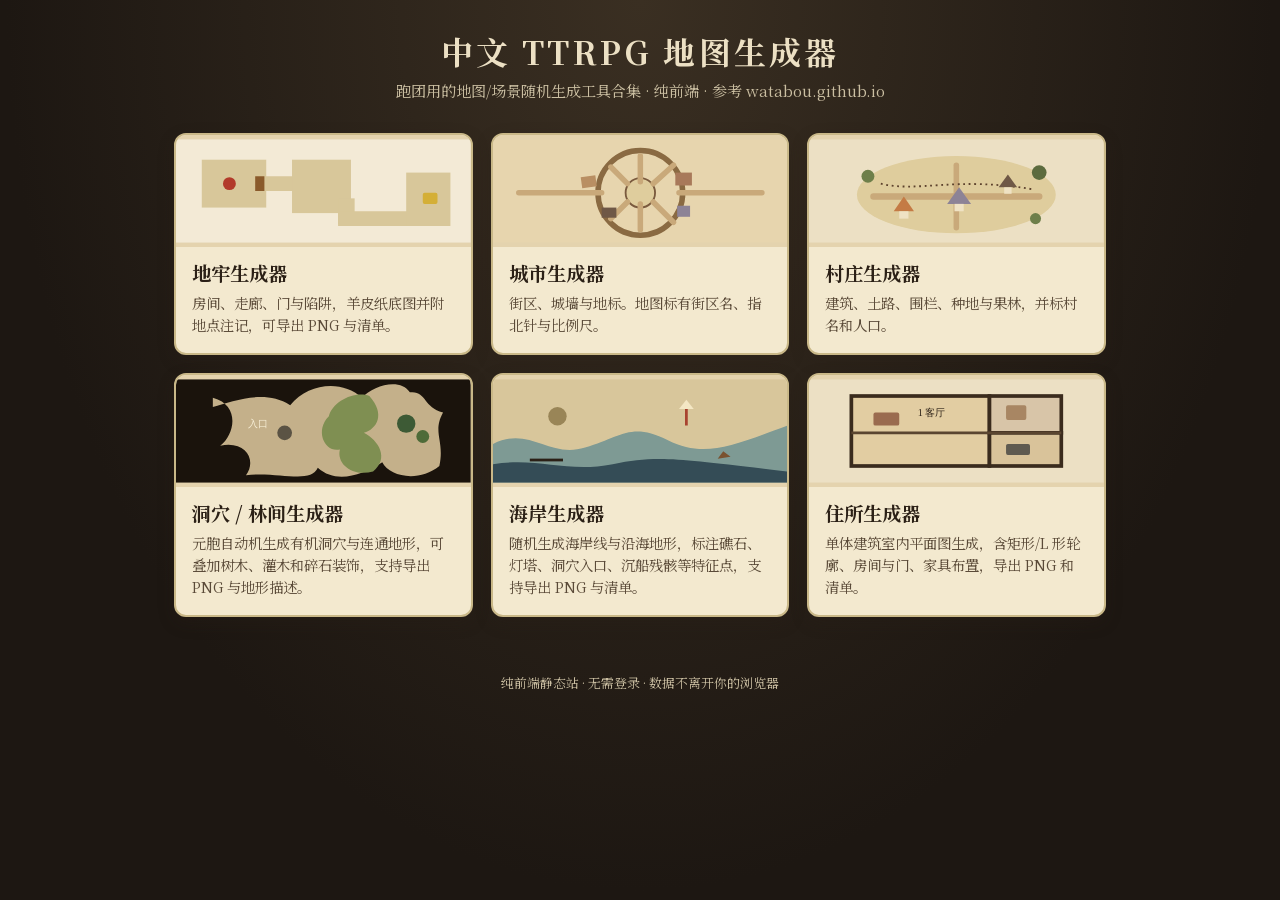
<file: index.html>
<!DOCTYPE html>
<html lang="zh-CN">
<head>
<meta charset="UTF-8">
<meta name="viewport" content="width=device-width, initial-scale=1.0">
<title>中文 TTRPG 地图生成器</title>
<link rel="icon" href="assets/favicon.svg" type="image/svg+xml">
<link rel="stylesheet" href="assets/style.css">
<style>
  .home-wrap { max-width: 980px; margin: 0 auto; padding: 12px 24px 48px; }
  .grid { display: grid; grid-template-columns: repeat(auto-fit, minmax(260px, 1fr)); gap: 18px; margin-top: 8px; }
  .card {
    background: var(--panel-bg);
    border: 2px solid var(--line);
    border-radius: 12px;
    padding: 0 0 16px;
    box-shadow: 0 6px 16px var(--shadow);
    text-decoration: none;
    color: var(--ink);
    overflow: hidden;
    transition: transform .15s ease, box-shadow .15s ease;
    display: block;
  }
  .card:hover { transform: translateY(-3px); box-shadow: 0 10px 22px var(--shadow); }
  .card h2 { margin: 12px 16px 6px; font-size: 1.2rem; }
  .card p { margin: 0 16px; color: var(--ink-soft); font-size: 0.9rem; line-height: 1.55; }
  .thumb { display: block; width: 100%; height: 112px; background: #e4d3ae; }
</style>
</head>
<body>
<div class="site-header">
  <h1>中文 TTRPG 地图生成器</h1>
  <p>跑团用的地图/场景随机生成工具合集 · 纯前端 · 参考 watabou.github.io</p>
</div>
<div class="home-wrap">
  <div class="grid">
    <a class="card" href="generators/dungeon/index.html">
      <svg class="thumb" viewBox="0 0 320 112" aria-hidden="true">
        <rect width="320" height="112" fill="#f3ead6"/>
        <rect x="28" y="22" width="70" height="52" fill="#d8c79a"/>
        <rect x="88" y="40" width="54" height="16" fill="#d8c79a"/>
        <rect x="126" y="22" width="64" height="58" fill="#d8c79a"/>
        <rect x="176" y="64" width="18" height="28" fill="#d8c79a"/>
        <rect x="176" y="78" width="92" height="16" fill="#d8c79a"/>
        <rect x="250" y="36" width="48" height="58" fill="#d8c79a"/>
        <rect x="86" y="40" width="10" height="16" fill="#8a5a2b"/>
        <circle cx="58" cy="48" r="7" fill="#b23a2a"/>
        <rect x="268" y="58" width="16" height="12" rx="2" fill="#d4af37"/>
      </svg>
      <h2>地牢生成器</h2>
      <p>房间、走廊、门与陷阱，羊皮纸底图并附地点注记，可导出 PNG 与清单。</p>
    </a>
    <a class="card" href="generators/city/index.html">
      <svg class="thumb" viewBox="0 0 320 112" aria-hidden="true">
        <rect width="320" height="112" fill="#e7d5ae"/>
        <circle cx="160" cy="58" r="46" fill="none" stroke="#8a6a42" stroke-width="6"/>
        <circle cx="160" cy="58" r="16" fill="#dfcd9d" stroke="#7a5a3e" stroke-width="2"/>
        <path d="M160 18v28M160 70v28M118 58H28M202 58h90M128 30 146 48M174 68 196 90M128 86l18-18M174 48l22-20" stroke="#c9a97a" stroke-width="6" stroke-linecap="round"/>
        <rect x="96" y="40" width="16" height="12" fill="#b98f63" transform="rotate(-8 104 46)"/>
        <rect x="198" y="36" width="18" height="14" fill="#a8795a"/>
        <rect x="200" y="72" width="14" height="12" fill="#8d8396"/>
        <rect x="118" y="74" width="16" height="11" fill="#6f5846"/>
      </svg>
      <h2>城市生成器</h2>
      <p>街区、城墙与地标。地图标有街区名、指北针与比例尺。</p>
    </a>
    <a class="card" href="generators/village/index.html">
      <svg class="thumb" viewBox="0 0 320 112" aria-hidden="true">
        <rect width="320" height="112" fill="#ece0c4"/>
        <ellipse cx="160" cy="60" rx="108" ry="42" fill="#dfcd9d"/>
        <path d="M70 62h180" stroke="#c9a97a" stroke-width="7" stroke-linecap="round"/>
        <path d="M160 28v68" stroke="#c9a97a" stroke-width="6" stroke-linecap="round"/>
        <path d="M78 48c40 10 80-8 164 6" fill="none" stroke="#5c412c" stroke-width="2" stroke-dasharray="2 4"/>
        <path d="M92 78h22l-11-16z" fill="#c47b45"/>
        <rect x="98" y="78" width="10" height="8" fill="#efe2c4"/>
        <path d="M150 70h26l-13-18z" fill="#8d8396"/>
        <rect x="158" y="70" width="10" height="8" fill="#efe2c4"/>
        <path d="M206 52h20l-10-14z" fill="#6f5846"/>
        <rect x="212" y="52" width="8" height="7" fill="#efe2c4"/>
        <circle cx="64" cy="40" r="7" fill="#6e7f4a"/>
        <circle cx="250" cy="36" r="8" fill="#5c6b3e"/>
        <circle cx="246" cy="86" r="6" fill="#6e7f4a"/>
      </svg>
      <h2>村庄生成器</h2>
      <p>建筑、土路、围栏、种地与果林，并标村名和人口。</p>
    </a>
    <a class="card" href="generators/cave/index.html">
      <svg class="thumb" viewBox="0 0 320 112" aria-hidden="true">
        <rect width="320" height="112" fill="#1a130c"/>
        <path d="M40 20c30 8 24 40 8 52 28-6 40 16 28 32 36-4 70 10 78-8 20 18 48 8 70-6 8 16 40 22 62 4 6-28-8-36 4-58-22-6-18-24-36-22-10-16-40-8-52 6-22-20-58-16-78 8-28-18-62-4-84 2z" fill="#c4b08a"/>
        <path d="M210 18c18 20 8 36-6 40 16 8 28 28 10 42-22 6-40-8-36-24-16 4-28-20-12-36 4-16 28-28 44-22z" fill="#7f8f52"/>
        <circle cx="118" cy="58" r="8" fill="#5b5344"/>
        <circle cx="250" cy="48" r="10" fill="#3d5a35"/>
        <circle cx="268" cy="62" r="7" fill="#4e6b38"/>
        <text x="78" y="52" fill="#f6edd4" font-size="11" font-family="serif">入口</text>
      </svg>
      <h2>洞穴 / 林间生成器</h2>
      <p>元胞自动机生成有机洞穴与连通地形，可叠加树木、灌木和碎石装饰，支持导出 PNG 与地形描述。</p>
    </a>
    <a class="card" href="generators/coast/index.html">
      <svg class="thumb" viewBox="0 0 320 112" aria-hidden="true">
        <rect width="320" height="112" fill="#d8c69b"/>
        <path d="M0 70c40-20 60 16 100 4s50-28 90-8 70 6 130-16v62H0z" fill="#7e9a94"/>
        <path d="M0 92c50-8 80 10 130 0s70-6 190 8v12H0z" fill="#344c56"/>
        <circle cx="70" cy="40" r="10" fill="#998557"/>
        <path d="M210 28v22" stroke="#a8432f" stroke-width="3"/>
        <path d="M202 32h16l-8-10z" fill="#f4e7c4"/>
        <path d="M250 78l8 6-14 2z" fill="#7a5230"/>
        <rect x="40" y="86" width="36" height="3" fill="#2b2016"/>
      </svg>
      <h2>海岸生成器</h2>
      <p>随机生成海岸线与沿海地形，标注礁石、灯塔、洞穴入口、沉船残骸等特征点，支持导出 PNG 与清单。</p>
    </a>
    <a class="card" href="generators/dwelling/index.html">
      <svg class="thumb" viewBox="0 0 320 112" aria-hidden="true">
        <rect width="320" height="112" fill="#ece0c4"/>
        <rect x="46" y="18" width="150" height="76" fill="#e2cda2" stroke="#3a2b1d" stroke-width="4"/>
        <rect x="196" y="18" width="78" height="40" fill="#d8c5a8" stroke="#3a2b1d" stroke-width="4"/>
        <rect x="196" y="58" width="78" height="36" fill="#d9c39a" stroke="#3a2b1d" stroke-width="4"/>
        <path d="M46 58h150M196 58h78" stroke="#5a4530" stroke-width="3"/>
        <rect x="70" y="36" width="28" height="14" rx="2" fill="#9a6b4f"/>
        <rect x="214" y="28" width="22" height="16" rx="2" fill="#a88663"/>
        <rect x="214" y="70" width="26" height="12" rx="2" fill="#5f5a50"/>
        <text x="118" y="40" fill="#2b2016" font-size="11" font-family="serif">1 客厅</text>
      </svg>
      <h2>住所生成器</h2>
      <p>单体建筑室内平面图生成，含矩形/L 形轮廓、房间与门、家具布置，导出 PNG 和清单。</p>
    </a>
  </div>
</div>
<footer>纯前端静态站 · 无需登录 · 数据不离开你的浏览器</footer>
</body>
</html>
</file>
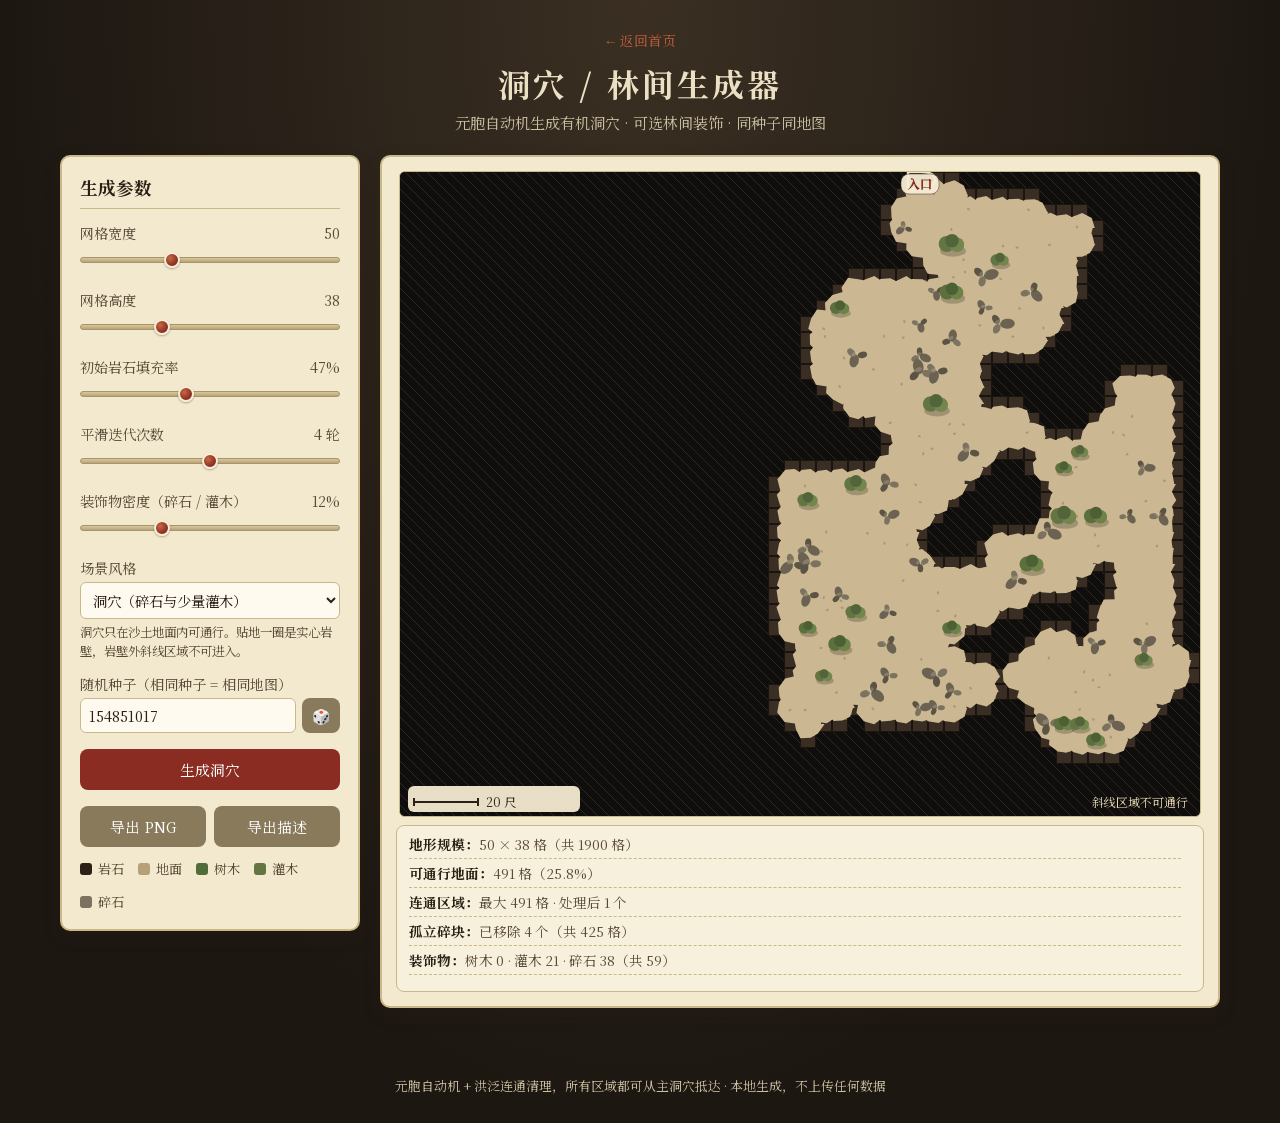
<file: generators/cave/index.html>
<!DOCTYPE html>
<html lang="zh-CN">
<head>
<meta charset="UTF-8">
<meta name="viewport" content="width=device-width, initial-scale=1.0">
<title>洞穴 / 林间生成器 · 中文 TTRPG 地图生成器</title>
<link rel="icon" href="../../assets/favicon.svg" type="image/svg+xml">
<link rel="stylesheet" href="../../assets/style.css">
<style>
  .cv-wrap {
    max-width: 1200px;
    margin: 0 auto;
    padding: 10px 20px 60px;
    display: grid;
    grid-template-columns: 300px 1fr;
    gap: 20px;
    align-items: start;
  }
  @media (max-width: 860px) {
    .cv-wrap { grid-template-columns: 1fr; }
  }
  .panel {
    background: var(--panel-bg);
    border: 2px solid var(--line);
    border-radius: 10px;
    padding: 18px;
    box-shadow: 0 6px 16px var(--shadow);
    height: fit-content;
  }
  .panel h2 {
    margin: 0 0 14px;
    font-size: 1.1rem;
    border-bottom: 1px solid var(--line);
    padding-bottom: 8px;
  }
  .field { margin-bottom: 14px; }
  .field label {
    display: flex;
    justify-content: space-between;
    font-size: 0.88rem;
    margin-bottom: 4px;
    color: var(--ink-soft);
  }
  .field input[type=range] { width: 100%; }
  .field input[type=text], .field select {
    width: 100%;
    padding: 6px 8px;
    border: 1px solid var(--line);
    border-radius: 6px;
    background: #fffaf0;
    color: var(--ink);
    font-family: inherit;
    font-size: 0.9rem;
  }
  .btn-row { display: flex; gap: 8px; flex-wrap: wrap; margin-top: 16px; }
  button {
    flex: 1;
    padding: 10px 12px;
    border: none;
    border-radius: 8px;
    background: var(--accent);
    color: #fff;
    font-family: inherit;
    font-size: 0.92rem;
    cursor: pointer;
    transition: background .15s ease;
  }
  button:hover { background: var(--accent-soft); }
  button.secondary { background: #8a7a5c; }
  button.secondary:hover { background: #a6946e; }
  .seed-row { display: flex; gap: 6px; }
  .seed-row input { flex: 1; }
  .seed-row button { flex: none; padding: 6px 10px; }
  .hint {
    font-size: 0.78rem;
    line-height: 1.5;
    color: var(--ink-soft);
    margin-top: 4px;
  }
  .canvas-panel {
    background: var(--panel-bg);
    border: 2px solid var(--line);
    border-radius: 10px;
    padding: 14px;
    box-shadow: 0 6px 16px var(--shadow);
    display: flex;
    flex-direction: column;
    align-items: center;
  }
  #caveCanvas {
    max-width: 100%;
    height: auto;
    background: #1a130c;
    border-radius: 6px;
    border: 1px solid var(--line);
  }
  .legend {
    display: flex;
    flex-wrap: wrap;
    gap: 14px;
    margin-top: 12px;
    font-size: 0.82rem;
    color: var(--ink-soft);
  }
  .legend span { display: inline-flex; align-items: center; gap: 6px; }
  .legend i { display: inline-block; width: 12px; height: 12px; border-radius: 3px; }
  #caveInfo {
    font-size: 0.85rem;
    color: var(--ink-soft);
  }
  #caveInfo div { padding: 4px 0; border-bottom: 1px dashed var(--line); }
  #caveInfo strong { color: var(--ink); font-weight: 600; }
</style>
</head>
<body>
<div class="site-header">
  <a class="back-link" href="../../index.html">← 返回首页</a>
  <h1>洞穴 / 林间生成器</h1>
  <p>元胞自动机生成有机洞穴 · 可选林间装饰 · 同种子同地图</p>
</div>

<div class="cv-wrap">
  <div class="panel">
    <h2>生成参数</h2>

    <div class="field">
      <label><span>网格宽度</span><span id="valW">50</span></label>
      <input type="range" id="gridW" min="24" max="100" value="50">
    </div>
    <div class="field">
      <label><span>网格高度</span><span id="valH">38</span></label>
      <input type="range" id="gridH" min="20" max="80" value="38">
    </div>
    <div class="field">
      <label><span id="fillLabel">初始岩石填充率</span><span id="valFill">47%</span></label>
      <input type="range" id="rockFill" min="35" max="65" value="47">
    </div>
    <div class="field">
      <label><span>平滑迭代次数</span><span id="valSmooth">4 轮</span></label>
      <input type="range" id="smoothing" min="0" max="8" value="4">
    </div>
    <div class="field">
      <label><span id="decorLabel">装饰物密度（碎石 / 灌木）</span><span id="valDecor">12%</span></label>
      <input type="range" id="decorDensity" min="0" max="40" value="12">
    </div>
    <div class="field">
      <label><span>场景风格</span></label>
      <select id="sceneStyle">
        <option value="cave">洞穴（碎石与少量灌木）</option>
        <option value="forest">林间（树木与灌木）</option>
      </select>
      <div class="hint" id="styleHint">洞穴风格把不可通行区域画成岩壁，地面为沙土，并点缀碎石与少量灌木。</div>
    </div>

    <div class="field">
      <label>随机种子（相同种子 = 相同地图）</label>
      <div class="seed-row">
        <input type="text" id="seedInput" placeholder="留空则随机">
        <button class="secondary" id="randomSeedBtn" title="随机种子">🎲</button>
      </div>
    </div>

    <div class="btn-row">
      <button id="generateBtn">生成洞穴</button>
    </div>
    <div class="btn-row">
      <button class="secondary" id="exportPngBtn">导出 PNG</button>
      <button class="secondary" id="exportTxtBtn">导出描述</button>
    </div>

    <div class="legend">
      <span><i style="background:#2c2116"></i>岩石</span>
      <span><i style="background:#b7a077"></i>地面</span>
      <span><i style="background:#526b3a"></i>树木</span>
      <span><i style="background:#637542"></i>灌木</span>
      <span><i style="background:#7c7260"></i>碎石</span>
    </div>
  </div>

  <div class="canvas-panel">
    <canvas id="caveCanvas" width="800" height="608"></canvas>
    <p class="scroll-hint" hidden>清单较长，可在框内滚动</p>
    <div id="caveInfo" class="map-list"></div>
  </div>
</div>

<footer>元胞自动机 + 洪泛连通清理，所有区域都可从主洞穴抵达 · 本地生成，不上传任何数据</footer>

<script src="../../assets/ui.js"></script>
<script src="cave.js"></script>
</body>
</html>
</file>
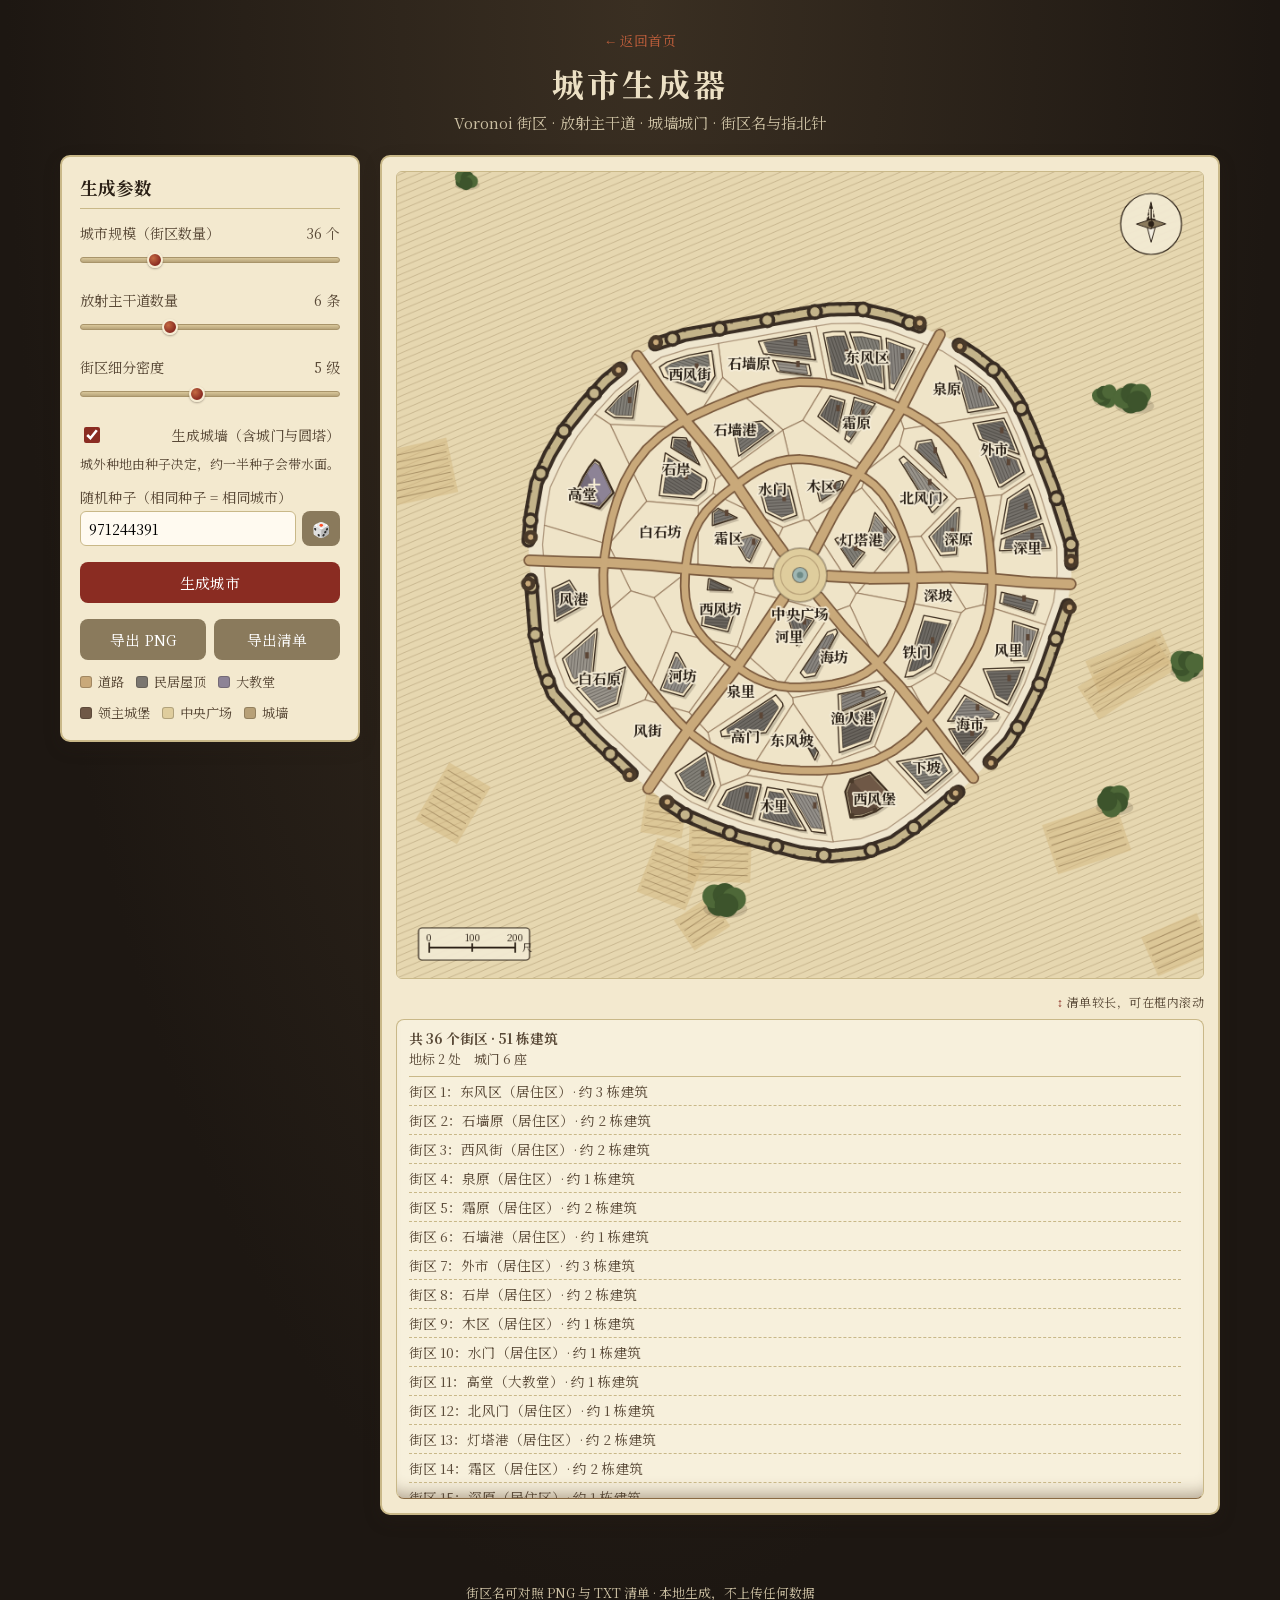
<file: generators/city/index.html>
<!DOCTYPE html>
<html lang="zh-CN">
<head>
<meta charset="UTF-8">
<meta name="viewport" content="width=device-width, initial-scale=1.0">
<title>城市生成器 · 中文 TTRPG 地图生成器</title>
<link rel="icon" href="../../assets/favicon.svg" type="image/svg+xml">
<link rel="stylesheet" href="../../assets/style.css">
<style>
  .city-wrap {
    max-width: 1200px;
    margin: 0 auto;
    padding: 10px 20px 60px;
    display: grid;
    grid-template-columns: 300px 1fr;
    gap: 20px;
  }
  @media (max-width: 860px) {
    .city-wrap { grid-template-columns: 1fr; }
  }
  .panel {
    background: var(--panel-bg);
    border: 2px solid var(--line);
    border-radius: 10px;
    padding: 18px;
    box-shadow: 0 6px 16px var(--shadow);
    height: fit-content;
  }
  .panel h2 { margin: 0 0 14px; font-size: 1.1rem; border-bottom: 1px solid var(--line); padding-bottom: 8px; }
  .field { margin-bottom: 14px; }
  .field label { display: flex; justify-content: space-between; font-size: 0.88rem; margin-bottom: 4px; color: var(--ink-soft); }
  .field input[type=range] { width: 100%; }
  .field input[type=text] {
    width: 100%; padding: 6px 8px; border: 1px solid var(--line); border-radius: 6px;
    background: #fffaf0; font-family: inherit; font-size: 0.9rem;
  }
  .check-row { display: flex; align-items: center; gap: 8px; font-size: 0.88rem; color: var(--ink-soft); }
  .check-row input { width: 16px; height: 16px; accent-color: var(--accent); }
  .btn-row { display: flex; gap: 8px; flex-wrap: wrap; margin-top: 16px; }
  button {
    flex: 1;
    padding: 10px 12px;
    border: none;
    border-radius: 8px;
    background: var(--accent);
    color: #fff;
    font-family: inherit;
    font-size: 0.92rem;
    cursor: pointer;
    transition: background .15s ease;
  }
  button:hover { background: var(--accent-soft); }
  button.secondary { background: #8a7a5c; }
  button.secondary:hover { background: #a6946e; }
  .canvas-panel {
    background: var(--panel-bg);
    border: 2px solid var(--line);
    border-radius: 10px;
    padding: 14px;
    box-shadow: 0 6px 16px var(--shadow);
    display: flex;
    flex-direction: column;
    align-items: center;
  }
  #cityCanvas {
    max-width: 100%;
    height: auto;
    background: #ece0c4;
    border-radius: 6px;
    border: 1px solid var(--line);
  }
  .legend {
    display: flex;
    flex-wrap: wrap;
    gap: 12px;
    margin-top: 12px;
    font-size: 0.82rem;
    color: var(--ink-soft);
  }
  .legend span { display: inline-flex; align-items: center; gap: 6px; }
  .legend i { display: inline-block; width: 12px; height: 12px; border-radius: 3px; border: 1px solid rgba(43,32,22,0.25); }
  #blockInfo {
    font-size: 0.85rem;
    color: var(--ink-soft);
  }
  #blockInfo div { padding: 4px 0; border-bottom: 1px dashed var(--line); }
  #blockInfo div:first-child { border-bottom: 1px solid var(--line); padding-bottom: 8px; }
  #blockInfo span { font-size: 0.8rem; color: var(--ink-soft); }
  .seed-row { display: flex; gap: 6px; }
  .seed-row input { flex: 1; }
  .seed-row button { flex: none; padding: 6px 10px; }
</style>
</head>
<body>
<div class="site-header">
  <a class="back-link" href="../../index.html">← 返回首页</a>
  <h1>城市生成器</h1>
  <p>Voronoi 街区 · 放射主干道 · 城墙城门 · 街区名与指北针</p>
</div>

<div class="city-wrap">
  <div class="panel">
    <h2>生成参数</h2>

    <div class="field">
      <label><span>城市规模（街区数量）</span><span id="valScale">36 个</span></label>
      <input type="range" id="blockCount" min="12" max="100" value="36">
    </div>
    <div class="field">
      <label><span>放射主干道数量</span><span id="valRoads">6 条</span></label>
      <input type="range" id="roadCount" min="3" max="12" value="6">
    </div>
    <div class="field">
      <label><span>街区细分密度</span><span id="valSubdiv">5 级</span></label>
      <input type="range" id="subdivision" min="1" max="10" value="5">
    </div>
    <div class="field">
      <label class="check-row"><input type="checkbox" id="wallToggle" checked> 生成城墙（含城门与圆塔）</label>
      <p style="margin:8px 0 0;font-size:0.8rem;color:var(--ink-soft)">城外种地由种子决定，约一半种子会带水面。</p>
    </div>

    <div class="field">
      <label>随机种子（相同种子 = 相同城市）</label>
      <div class="seed-row">
        <input type="text" id="seedInput" placeholder="留空则随机">
        <button class="secondary" id="randomSeedBtn">🎲</button>
      </div>
    </div>

    <div class="btn-row">
      <button id="generateBtn">生成城市</button>
    </div>
    <div class="btn-row">
      <button class="secondary" id="exportPngBtn">导出 PNG</button>
      <button class="secondary" id="exportTxtBtn">导出清单</button>
    </div>

    <div class="legend">
      <span><i style="background:#c9a97a"></i>道路</span>
      <span><i style="background:#7a7670"></i>民居屋顶</span>
      <span><i style="background:#8d8396"></i>大教堂</span>
      <span><i style="background:#6f5846"></i>领主城堡</span>
      <span><i style="background:#dfcd9d"></i>中央广场</span>
      <span><i style="background:#b7a077"></i>城墙</span>
    </div>
  </div>

  <div class="canvas-panel">
    <canvas id="cityCanvas" width="900" height="900"></canvas>
    <p class="scroll-hint" hidden>清单较长，可在框内滚动</p>
    <div id="blockInfo" class="map-list"></div>
  </div>
</div>

<footer>街区名可对照 PNG 与 TXT 清单 · 本地生成，不上传任何数据</footer>

<script src="../../assets/ui.js"></script>
<script src="city.js"></script>
</body>
</html>
</file>
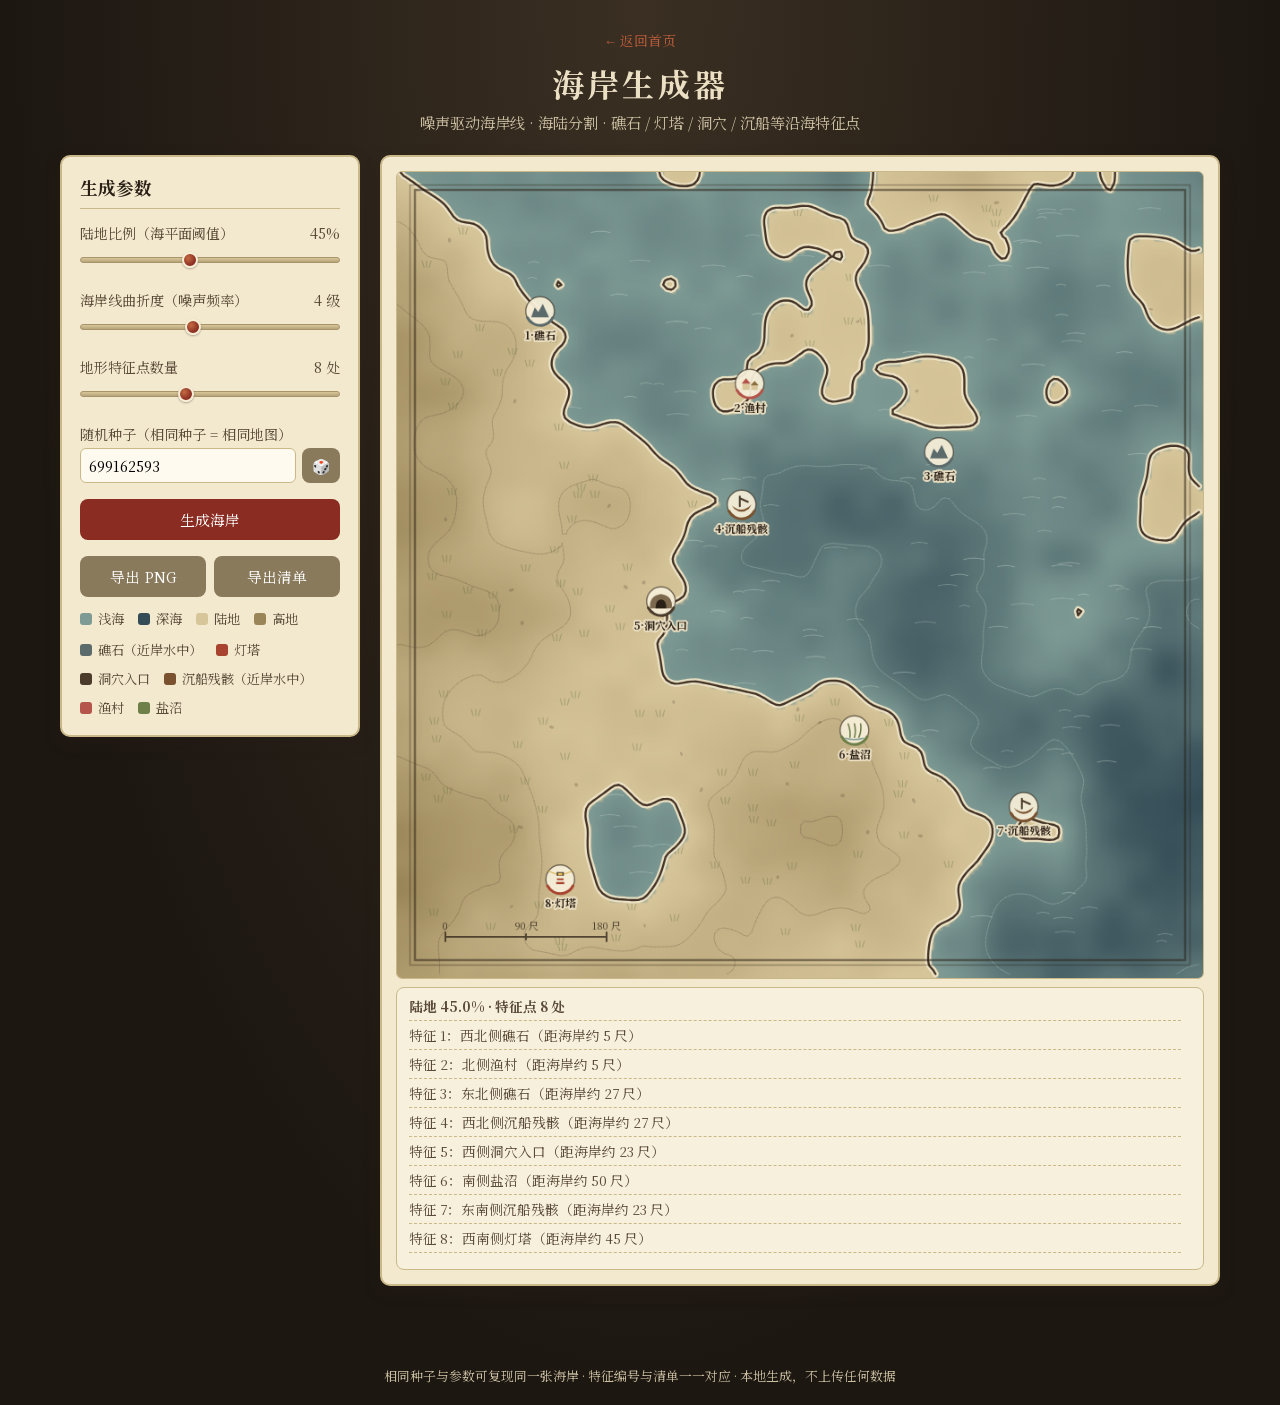
<file: generators/coast/index.html>
<!DOCTYPE html>
<html lang="zh-CN">
<head>
<meta charset="UTF-8">
<meta name="viewport" content="width=device-width, initial-scale=1.0">
<title>海岸生成器 · 中文 TTRPG 地图生成器</title>
<link rel="icon" href="../../assets/favicon.svg" type="image/svg+xml">
<link rel="stylesheet" href="../../assets/style.css">
<style>
  .coast-wrap {
    max-width: 1200px;
    margin: 0 auto;
    padding: 10px 20px 60px;
    display: grid;
    grid-template-columns: 300px 1fr;
    gap: 20px;
  }
  @media (max-width: 860px) {
    .coast-wrap { grid-template-columns: 1fr; }
  }
  .panel {
    background: var(--panel-bg);
    border: 2px solid var(--line);
    border-radius: 10px;
    padding: 18px;
    box-shadow: 0 6px 16px var(--shadow);
    height: fit-content;
  }
  .panel h2 { margin: 0 0 14px; font-size: 1.1rem; border-bottom: 1px solid var(--line); padding-bottom: 8px; }
  .field { margin-bottom: 14px; }
  .field label { display: flex; justify-content: space-between; font-size: 0.88rem; margin-bottom: 4px; color: var(--ink-soft); }
  .field input[type=range] { width: 100%; }
  .field input[type=text] {
    width: 100%; padding: 6px 8px; border: 1px solid var(--line); border-radius: 6px;
    background: #fffaf0; font-family: inherit; font-size: 0.9rem;
  }
  .btn-row { display: flex; gap: 8px; flex-wrap: wrap; margin-top: 16px; }
  button {
    flex: 1;
    padding: 10px 12px;
    border: none;
    border-radius: 8px;
    background: var(--accent);
    color: #fff;
    font-family: inherit;
    font-size: 0.92rem;
    cursor: pointer;
    transition: background .15s ease;
  }
  button:hover { background: var(--accent-soft); }
  button.secondary { background: #8a7a5c; }
  button.secondary:hover { background: #a6946e; }
  .canvas-panel {
    background: var(--panel-bg);
    border: 2px solid var(--line);
    border-radius: 10px;
    padding: 14px;
    box-shadow: 0 6px 16px var(--shadow);
    display: flex;
    flex-direction: column;
    align-items: center;
  }
  #coastCanvas {
    max-width: 100%;
    height: auto;
    background: #ece0c4;
    border-radius: 6px;
    border: 1px solid var(--line);
  }
  .legend {
    display: flex;
    flex-wrap: wrap;
    gap: 10px 14px;
    margin-top: 12px;
    font-size: 0.82rem;
    color: var(--ink-soft);
  }
  .legend span { display: inline-flex; align-items: center; gap: 6px; }
  .legend i { display: inline-block; width: 12px; height: 12px; border-radius: 3px; }
  #coastInfo {
    font-size: 0.85rem;
    color: var(--ink-soft);
  }
  #coastInfo div { padding: 4px 0; border-bottom: 1px dashed var(--line); }
  .seed-row { display: flex; gap: 6px; }
  .seed-row input { flex: 1; }
  .seed-row button { flex: none; padding: 6px 10px; }
  footer { text-align: center; color: #cbbfa2; font-size: 0.8rem; padding: 20px; }
</style>
</head>
<body>
<div class="site-header">
  <a class="back-link" href="../../index.html">← 返回首页</a>
  <h1>海岸生成器</h1>
  <p>噪声驱动海岸线 · 海陆分割 · 礁石 / 灯塔 / 洞穴 / 沉船等沿海特征点</p>
</div>

<div class="coast-wrap">
  <div class="panel">
    <h2>生成参数</h2>

    <div class="field">
      <label><span>陆地比例（海平面阈值）</span><span id="valLandRatio">45%</span></label>
      <input type="range" id="landRatio" min="20" max="80" value="45">
    </div>
    <div class="field">
      <label><span>海岸线曲折度（噪声频率）</span><span id="valComplexity">4 级</span></label>
      <input type="range" id="coastComplexity" min="1" max="8" value="4">
    </div>
    <div class="field">
      <label><span>地形特征点数量</span><span id="valFeatures">8 处</span></label>
      <input type="range" id="featureCount" min="0" max="20" value="8">
    </div>

    <div class="field">
      <label>随机种子（相同种子 = 相同地图）</label>
      <div class="seed-row">
        <input type="text" id="seedInput" placeholder="留空则随机">
        <button class="secondary" id="randomSeedBtn">🎲</button>
      </div>
    </div>

    <div class="btn-row">
      <button id="generateBtn">生成海岸</button>
    </div>
    <div class="btn-row">
      <button class="secondary" id="exportPngBtn">导出 PNG</button>
      <button class="secondary" id="exportTxtBtn">导出清单</button>
    </div>

    <div class="legend">
      <span><i style="background:#7e9a94"></i>浅海</span>
      <span><i style="background:#344c56"></i>深海</span>
      <span><i style="background:#d8c69b"></i>陆地</span>
      <span><i style="background:#998557"></i>高地</span>
    </div>
    <div class="legend">
      <span><i style="background:#5b6a6a"></i>礁石（近岸水中）</span>
      <span><i style="background:#a8432f"></i>灯塔</span>
      <span><i style="background:#4a3b2a"></i>洞穴入口</span>
      <span><i style="background:#7a5230"></i>沉船残骸（近岸水中）</span>
      <span><i style="background:#b5544a"></i>渔村</span>
      <span><i style="background:#6e7f4a"></i>盐沼</span>
    </div>
  </div>

  <div class="canvas-panel">
    <canvas id="coastCanvas" width="900" height="900"></canvas>
    <p class="scroll-hint" hidden>清单较长，可在框内滚动</p>
    <div id="coastInfo" class="map-list"></div>
  </div>
</div>

<footer>相同种子与参数可复现同一张海岸 · 特征编号与清单一一对应 · 本地生成，不上传任何数据</footer>

<script src="../../assets/ui.js"></script>
<script src="coast.js"></script>
</body>
</html>
</file>
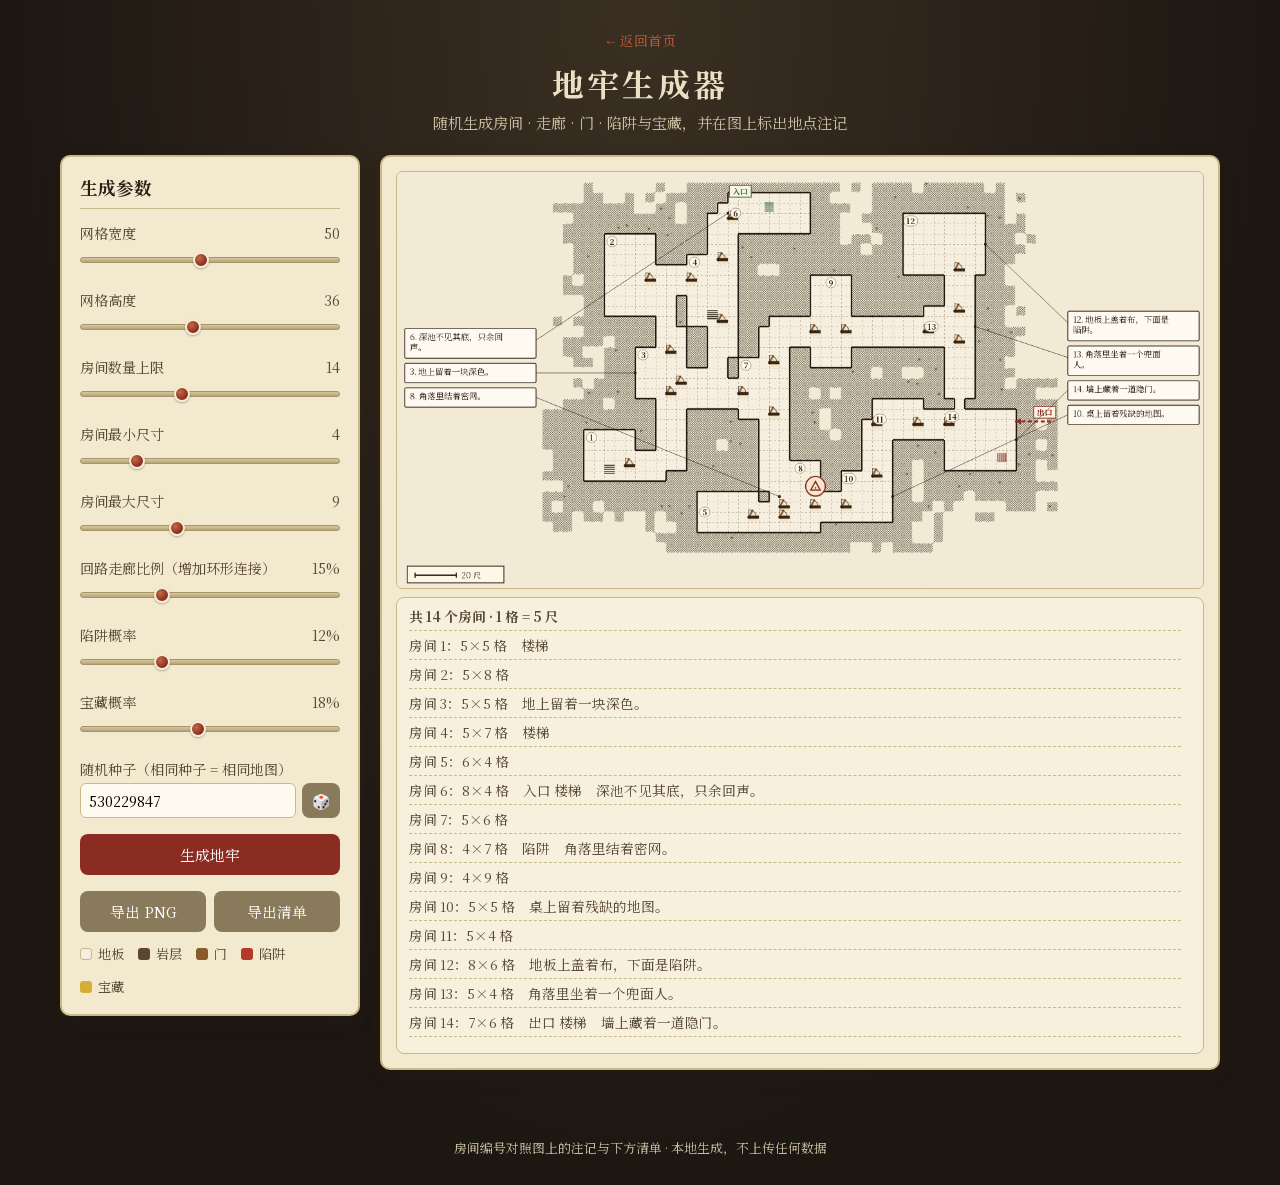
<file: generators/dungeon/index.html>
<!DOCTYPE html>
<html lang="zh-CN">
<head>
<meta charset="UTF-8">
<meta name="viewport" content="width=device-width, initial-scale=1.0">
<title>地牢生成器 · 中文 TTRPG 地图生成器</title>
<link rel="icon" href="../../assets/favicon.svg" type="image/svg+xml">
<link rel="stylesheet" href="../../assets/style.css">
<style>
  .dg-wrap {
    max-width: 1200px;
    margin: 0 auto;
    padding: 10px 20px 60px;
    display: grid;
    grid-template-columns: 300px 1fr;
    gap: 20px;
  }
  @media (max-width: 860px) {
    .dg-wrap { grid-template-columns: 1fr; }
  }
  .panel {
    background: var(--panel-bg);
    border: 2px solid var(--line);
    border-radius: 10px;
    padding: 18px;
    box-shadow: 0 6px 16px var(--shadow);
    height: fit-content;
  }
  .panel h2 { margin: 0 0 14px; font-size: 1.1rem; border-bottom: 1px solid var(--line); padding-bottom: 8px; }
  .field { margin-bottom: 14px; }
  .field label { display: flex; justify-content: space-between; font-size: 0.88rem; margin-bottom: 4px; color: var(--ink-soft); }
  .field input[type=range] { width: 100%; }
  .field input[type=text], .field input[type=number] {
    width: 100%; padding: 6px 8px; border: 1px solid var(--line); border-radius: 6px;
    background: #fffaf0; font-family: inherit; font-size: 0.9rem;
  }
  .btn-row { display: flex; gap: 8px; flex-wrap: wrap; margin-top: 16px; }
  button {
    flex: 1;
    padding: 10px 12px;
    border: none;
    border-radius: 8px;
    background: var(--accent);
    color: #fff;
    font-family: inherit;
    font-size: 0.92rem;
    cursor: pointer;
    transition: background .15s ease;
  }
  button:hover { background: var(--accent-soft); }
  button.secondary { background: #8a7a5c; }
  button.secondary:hover { background: #a6946e; }
  .canvas-panel {
    background: var(--panel-bg);
    border: 2px solid var(--line);
    border-radius: 10px;
    padding: 14px;
    box-shadow: 0 6px 16px var(--shadow);
    display: flex;
    flex-direction: column;
    align-items: center;
  }
  #dungeonCanvas {
    max-width: 100%;
    height: auto;
    background: #f3ead6;
    border-radius: 6px;
    border: 1px solid var(--line);
  }
  .legend {
    display: flex;
    flex-wrap: wrap;
    gap: 14px;
    margin-top: 12px;
    font-size: 0.82rem;
    color: var(--ink-soft);
  }
  .legend span { display: inline-flex; align-items: center; gap: 6px; }
  .legend i { display: inline-block; width: 12px; height: 12px; border-radius: 3px; }
  #roomInfo {
    font-size: 0.85rem;
    color: var(--ink-soft);
  }
  #roomInfo div { padding: 4px 0; border-bottom: 1px dashed var(--line); }
  .seed-row { display: flex; gap: 6px; }
  .seed-row input { flex: 1; }
  .seed-row button { flex: none; padding: 6px 10px; }
</style>
</head>
<body>
<div class="site-header">
  <a class="back-link" href="../../index.html">← 返回首页</a>
  <h1>地牢生成器</h1>
  <p>随机生成房间 · 走廊 · 门 · 陷阱与宝藏，并在图上标出地点注记</p>
</div>

<div class="dg-wrap">
  <div class="panel">
    <h2>生成参数</h2>

    <div class="field">
      <label><span>网格宽度</span><span id="valW">50</span></label>
      <input type="range" id="gridW" min="24" max="80" value="50">
    </div>
    <div class="field">
      <label><span>网格高度</span><span id="valH">36</span></label>
      <input type="range" id="gridH" min="18" max="60" value="36">
    </div>
    <div class="field">
      <label><span>房间数量上限</span><span id="valRooms">14</span></label>
      <input type="range" id="roomCount" min="4" max="30" value="14">
    </div>
    <div class="field">
      <label><span>房间最小尺寸</span><span id="valMin">4</span></label>
      <input type="range" id="roomMin" min="3" max="8" value="4">
    </div>
    <div class="field">
      <label><span>房间最大尺寸</span><span id="valMax">9</span></label>
      <input type="range" id="roomMax" min="5" max="16" value="9">
    </div>
    <div class="field">
      <label><span>回路走廊比例（增加环形连接）</span><span id="valLoop">15%</span></label>
      <input type="range" id="loopiness" min="0" max="50" value="15">
    </div>
    <div class="field">
      <label><span>陷阱概率</span><span id="valTrap">12%</span></label>
      <input type="range" id="trapChance" min="0" max="40" value="12">
    </div>
    <div class="field">
      <label><span>宝藏概率</span><span id="valTreasure">18%</span></label>
      <input type="range" id="treasureChance" min="0" max="40" value="18">
    </div>

    <div class="field">
      <label>随机种子（相同种子 = 相同地图）</label>
      <div class="seed-row">
        <input type="text" id="seedInput" placeholder="留空则随机">
        <button class="secondary" id="randomSeedBtn">🎲</button>
      </div>
    </div>

    <div class="btn-row">
      <button id="generateBtn">生成地牢</button>
    </div>
    <div class="btn-row">
      <button class="secondary" id="exportPngBtn">导出 PNG</button>
      <button class="secondary" id="exportTxtBtn">导出清单</button>
    </div>

    <div class="legend">
      <span><i style="background:#f6efe0;border:1px solid #c9b888"></i>地板</span>
      <span><i style="background:#5a4632"></i>岩层</span>
      <span><i style="background:#8a5a2b"></i>门</span>
      <span><i style="background:#b23a2a"></i>陷阱</span>
      <span><i style="background:#d4af37"></i>宝藏</span>
    </div>
  </div>

  <div class="canvas-panel">
    <canvas id="dungeonCanvas" width="900" height="648"></canvas>
    <p class="scroll-hint" hidden>清单较长，可在框内滚动</p>
    <div id="roomInfo" class="map-list"></div>
  </div>
</div>

<footer>房间编号对照图上的注记与下方清单 · 本地生成，不上传任何数据</footer>

<script src="../../assets/ui.js"></script>
<script src="dungeon.js"></script>
</body>
</html>
</file>
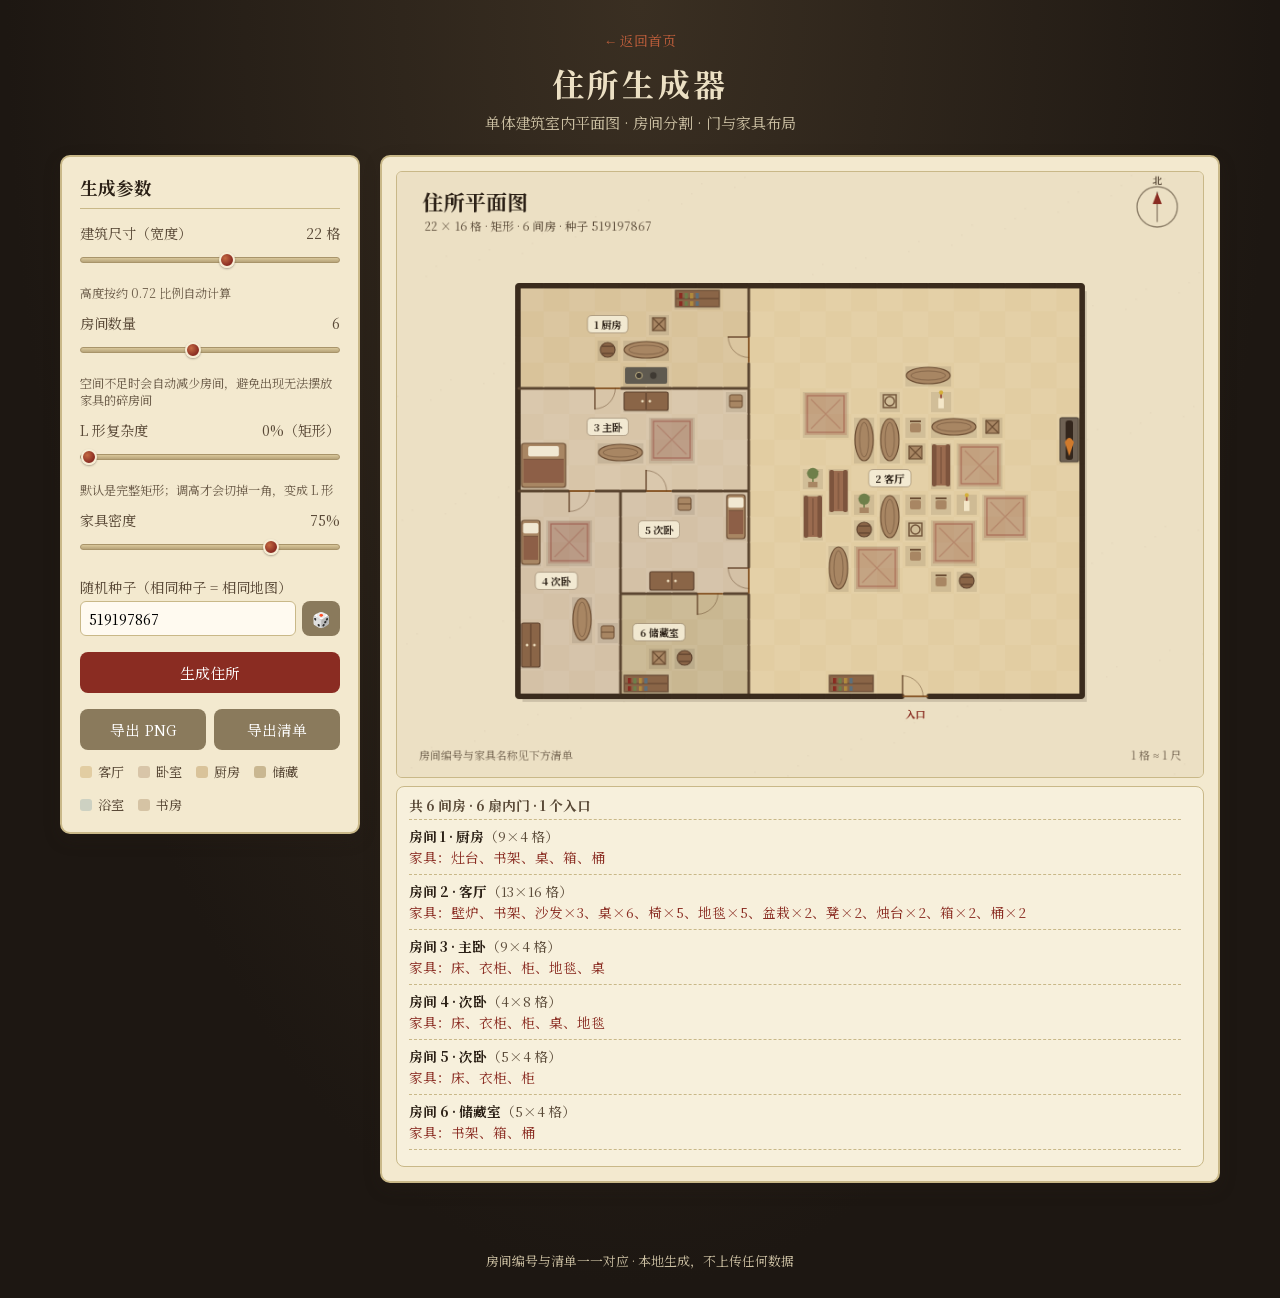
<file: generators/dwelling/index.html>
<!DOCTYPE html>
<html lang="zh-CN">
<head>
<meta charset="UTF-8">
<meta name="viewport" content="width=device-width, initial-scale=1.0">
<title>住所生成器 · 中文 TTRPG 地图生成器</title>
<link rel="icon" href="../../assets/favicon.svg" type="image/svg+xml">
<link rel="stylesheet" href="../../assets/style.css">
<style>
  .dw-wrap {
    max-width: 1200px;
    margin: 0 auto;
    padding: 10px 20px 60px;
    display: grid;
    grid-template-columns: 300px 1fr;
    gap: 20px;
  }
  @media (max-width: 860px) {
    .dw-wrap { grid-template-columns: 1fr; }
  }
  .panel {
    background: var(--panel-bg);
    border: 2px solid var(--line);
    border-radius: 10px;
    padding: 18px;
    box-shadow: 0 6px 16px var(--shadow);
    height: fit-content;
  }
  .panel h2 { margin: 0 0 14px; font-size: 1.1rem; border-bottom: 1px solid var(--line); padding-bottom: 8px; }
  .field { margin-bottom: 14px; }
  .field label { display: flex; justify-content: space-between; font-size: 0.88rem; margin-bottom: 4px; color: var(--ink-soft); }
  .field input[type=range] { width: 100%; }
  .field input[type=text] {
    width: 100%; padding: 6px 8px; border: 1px solid var(--line); border-radius: 6px;
    background: #fffaf0; font-family: inherit; font-size: 0.9rem;
  }
  .hint { margin: -6px 0 12px; font-size: 0.76rem; color: var(--ink-soft); opacity: 0.85; }
  .btn-row { display: flex; gap: 8px; flex-wrap: wrap; margin-top: 16px; }
  button {
    flex: 1;
    padding: 10px 12px;
    border: none;
    border-radius: 8px;
    background: var(--accent);
    color: #fff;
    font-family: inherit;
    font-size: 0.92rem;
    cursor: pointer;
    transition: background .15s ease;
  }
  button:hover { background: var(--accent-soft); }
  button.secondary { background: #8a7a5c; }
  button.secondary:hover { background: #a6946e; }
  .canvas-panel {
    background: var(--panel-bg);
    border: 2px solid var(--line);
    border-radius: 10px;
    padding: 14px;
    box-shadow: 0 6px 16px var(--shadow);
    display: flex;
    flex-direction: column;
    align-items: center;
  }
  #dwellingCanvas {
    max-width: 100%;
    height: auto;
    background: #ece0c4;
    border-radius: 6px;
    border: 1px solid var(--line);
  }
  .legend {
    display: flex;
    flex-wrap: wrap;
    gap: 14px;
    margin-top: 12px;
    font-size: 0.82rem;
    color: var(--ink-soft);
  }
  .legend span { display: inline-flex; align-items: center; gap: 6px; }
  .legend i { display: inline-block; width: 12px; height: 12px; border-radius: 3px; }
  #roomInfo {
    font-size: 0.85rem;
    color: var(--ink-soft);
  }
  #roomInfo .info-head { padding: 4px 0; border-bottom: 1px dashed var(--line); }
  #roomInfo .info-room { padding: 6px 0; border-bottom: 1px dashed var(--line); line-height: 1.55; }
  #roomInfo .info-room b { color: var(--ink); }
  #roomInfo .info-furn { color: var(--accent); }
  .seed-row { display: flex; gap: 6px; }
  .seed-row input { flex: 1; }
  .seed-row button { flex: none; padding: 6px 10px; }
</style>
</head>
<body>
<div class="site-header">
  <a class="back-link" href="../../index.html">← 返回首页</a>
  <h1>住所生成器</h1>
  <p>单体建筑室内平面图 · 房间分割 · 门与家具布局</p>
</div>

<div class="dw-wrap">
  <div class="panel">
    <h2>生成参数</h2>

    <div class="field">
      <label><span>建筑尺寸（宽度）</span><span id="valSize">22 格</span></label>
      <input type="range" id="buildingSize" min="14" max="28" value="22">
    </div>
    <p class="hint">高度按约 0.72 比例自动计算</p>

    <div class="field">
      <label><span>房间数量</span><span id="valRooms">6</span></label>
      <input type="range" id="roomCount" min="3" max="10" value="6">
    </div>
    <p class="hint">空间不足时会自动减少房间，避免出现无法摆放家具的碎房间</p>

    <div class="field">
      <label><span>L 形复杂度</span><span id="valShape">0%（矩形）</span></label>
      <input type="range" id="lShape" min="0" max="100" value="0">
    </div>
    <p class="hint">默认是完整矩形；调高才会切掉一角，变成 L 形</p>

    <div class="field">
      <label><span>家具密度</span><span id="valFurniture">75%</span></label>
      <input type="range" id="furnitureDensity" min="0" max="100" value="75">
    </div>

    <div class="field">
      <label>随机种子（相同种子 = 相同地图）</label>
      <div class="seed-row">
        <input type="text" id="seedInput" placeholder="留空则随机">
        <button class="secondary" id="randomSeedBtn">🎲</button>
      </div>
    </div>

    <div class="btn-row">
      <button id="generateBtn">生成住所</button>
    </div>
    <div class="btn-row">
      <button class="secondary" id="exportPngBtn">导出 PNG</button>
      <button class="secondary" id="exportTxtBtn">导出清单</button>
    </div>

    <div class="legend">
      <span><i style="background:#e2cda2"></i>客厅</span>
      <span><i style="background:#d8c5a8"></i>卧室</span>
      <span><i style="background:#d9c39a"></i>厨房</span>
      <span><i style="background:#c9b791"></i>储藏</span>
      <span><i style="background:#cdd1c2"></i>浴室</span>
      <span><i style="background:#d5c3a4"></i>书房</span>
    </div>
  </div>

  <div class="canvas-panel">
    <canvas id="dwellingCanvas" width="880" height="660"></canvas>
    <p class="scroll-hint" hidden>清单较长，可在框内滚动</p>
    <div id="roomInfo" class="map-list"></div>
  </div>
</div>

<footer>房间编号与清单一一对应 · 本地生成，不上传任何数据</footer>

<script src="../../assets/ui.js"></script>
<script src="dwelling.js"></script>
</body>
</html>
</file>
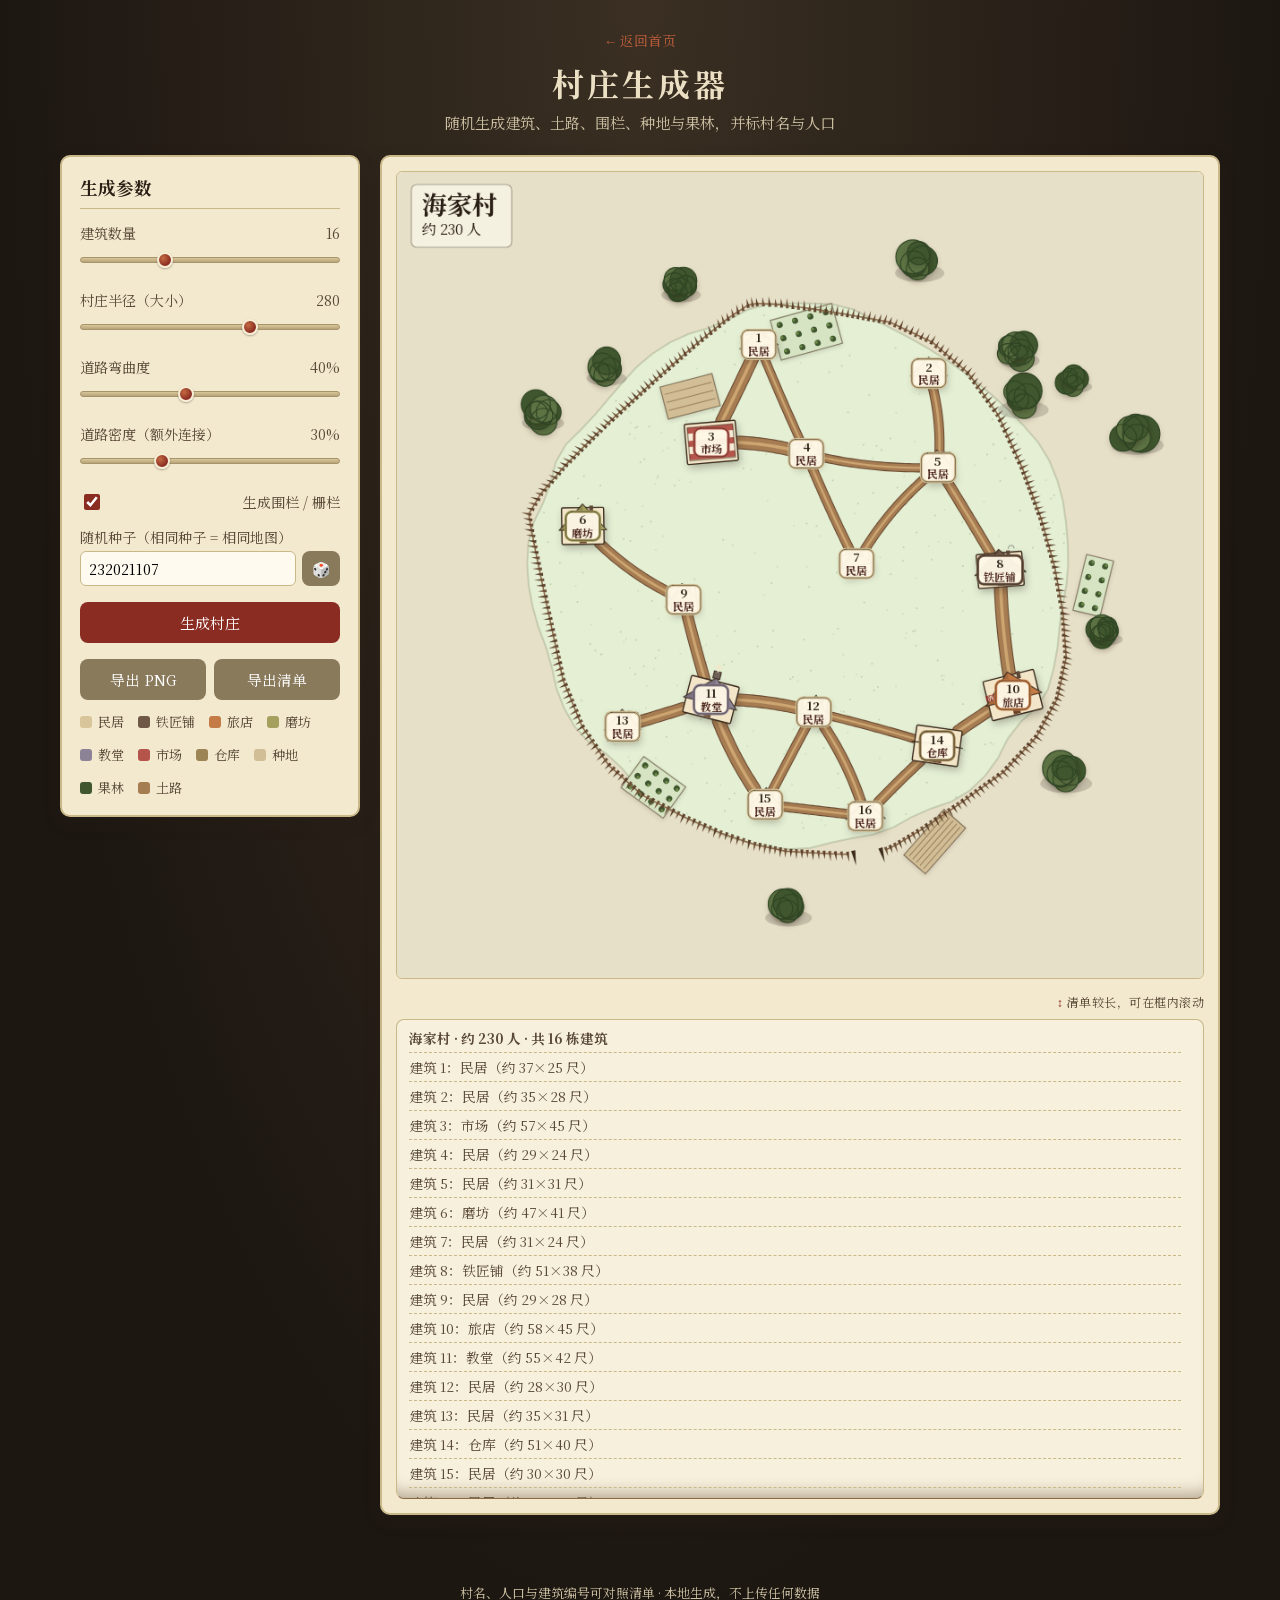
<file: generators/village/index.html>
<!DOCTYPE html>
<html lang="zh-CN">
<head>
<meta charset="UTF-8">
<meta name="viewport" content="width=device-width, initial-scale=1.0">
<title>村庄生成器 · 中文 TTRPG 地图生成器</title>
<link rel="icon" href="../../assets/favicon.svg" type="image/svg+xml">
<link rel="stylesheet" href="../../assets/style.css">
<style>
  .vg-wrap {
    max-width: 1200px;
    margin: 0 auto;
    padding: 10px 20px 60px;
    display: grid;
    grid-template-columns: 300px 1fr;
    gap: 20px;
  }
  @media (max-width: 860px) {
    .vg-wrap { grid-template-columns: 1fr; }
  }
  .panel {
    background: var(--panel-bg);
    border: 2px solid var(--line);
    border-radius: 10px;
    padding: 18px;
    box-shadow: 0 6px 16px var(--shadow);
    height: fit-content;
  }
  .panel h2 { margin: 0 0 14px; font-size: 1.1rem; border-bottom: 1px solid var(--line); padding-bottom: 8px; }
  .field { margin-bottom: 14px; }
  .field label { display: flex; justify-content: space-between; font-size: 0.88rem; margin-bottom: 4px; color: var(--ink-soft); }
  .field input[type=range] { width: 100%; }
  .field input[type=text] {
    width: 100%; padding: 6px 8px; border: 1px solid var(--line); border-radius: 6px;
    background: #fffaf0; font-family: inherit; font-size: 0.9rem;
  }
  .check-row { display: flex; align-items: center; gap: 8px; font-size: 0.88rem; color: var(--ink-soft); }
  .check-row input { width: 16px; height: 16px; accent-color: var(--accent); }
  .btn-row { display: flex; gap: 8px; flex-wrap: wrap; margin-top: 16px; }
  button {
    flex: 1;
    padding: 10px 12px;
    border: none;
    border-radius: 8px;
    background: var(--accent);
    color: #fff;
    font-family: inherit;
    font-size: 0.92rem;
    cursor: pointer;
    transition: background .15s ease;
  }
  button:hover { background: var(--accent-soft); }
  button.secondary { background: #8a7a5c; }
  button.secondary:hover { background: #a6946e; }
  .canvas-panel {
    background: var(--panel-bg);
    border: 2px solid var(--line);
    border-radius: 10px;
    padding: 14px;
    box-shadow: 0 6px 16px var(--shadow);
    display: flex;
    flex-direction: column;
    align-items: center;
  }
  #villageCanvas {
    max-width: 100%;
    height: auto;
    background: #ece0c4;
    border-radius: 6px;
    border: 1px solid var(--line);
  }
  .legend {
    display: flex;
    flex-wrap: wrap;
    gap: 14px;
    margin-top: 12px;
    font-size: 0.82rem;
    color: var(--ink-soft);
  }
  .legend span { display: inline-flex; align-items: center; gap: 6px; }
  .legend i { display: inline-block; width: 12px; height: 12px; border-radius: 3px; }
  #buildingInfo {
    font-size: 0.85rem;
    color: var(--ink-soft);
  }
  #buildingInfo div { padding: 4px 0; border-bottom: 1px dashed var(--line); }
  .seed-row { display: flex; gap: 6px; }
  .seed-row input { flex: 1; }
  .seed-row button { flex: none; padding: 6px 10px; }
</style>
</head>
<body>
<div class="site-header">
  <a class="back-link" href="../../index.html">← 返回首页</a>
  <h1>村庄生成器</h1>
  <p>随机生成建筑、土路、围栏、种地与果林，并标村名与人口</p>
</div>

<div class="vg-wrap">
  <div class="panel">
    <h2>生成参数</h2>

    <div class="field">
      <label><span>建筑数量</span><span id="valCount">16</span></label>
      <input type="range" id="buildingCount" min="5" max="40" value="16">
    </div>
    <div class="field">
      <label><span>村庄半径（大小）</span><span id="valRadius">280</span></label>
      <input type="range" id="villageRadius" min="120" max="360" value="280">
    </div>
    <div class="field">
      <label><span>道路弯曲度</span><span id="valCurve">40%</span></label>
      <input type="range" id="roadCurve" min="0" max="100" value="40">
    </div>
    <div class="field">
      <label><span>道路密度（额外连接）</span><span id="valDensity">30%</span></label>
      <input type="range" id="roadDensity" min="0" max="100" value="30">
    </div>
    <div class="field">
      <label class="check-row"><input type="checkbox" id="fenceToggle" checked> 生成围栏 / 栅栏</label>
    </div>

    <div class="field">
      <label>随机种子（相同种子 = 相同地图）</label>
      <div class="seed-row">
        <input type="text" id="seedInput" placeholder="留空则随机">
        <button class="secondary" id="randomSeedBtn">🎲</button>
      </div>
    </div>

    <div class="btn-row">
      <button id="generateBtn">生成村庄</button>
    </div>
    <div class="btn-row">
      <button class="secondary" id="exportPngBtn">导出 PNG</button>
      <button class="secondary" id="exportTxtBtn">导出清单</button>
    </div>

    <div class="legend">
      <span><i style="background:#d8c59a"></i>民居</span>
      <span><i style="background:#6f5846"></i>铁匠铺</span>
      <span><i style="background:#c47b45"></i>旅店</span>
      <span><i style="background:#a6a05f"></i>磨坊</span>
      <span><i style="background:#8d8396"></i>教堂</span>
      <span><i style="background:#b5544a"></i>市场</span>
      <span><i style="background:#9c8455"></i>仓库</span>
      <span><i style="background:#d2be96"></i>种地</span>
      <span><i style="background:#3f562e"></i>果林</span>
      <span><i style="background:#a67c52"></i>土路</span>
    </div>
  </div>

  <div class="canvas-panel">
    <canvas id="villageCanvas" width="900" height="900"></canvas>
    <p class="scroll-hint" hidden>清单较长，可在框内滚动</p>
    <div id="buildingInfo" class="map-list"></div>
  </div>
</div>

<footer>村名、人口与建筑编号可对照清单 · 本地生成，不上传任何数据</footer>

<script src="../../assets/ui.js"></script>
<script src="village.js"></script>
</body>
</html>
</file>
<file: assets/style.css>
@font-face {
  font-family: "Noto Serif SC";
  font-style: normal;
  font-weight: 400;
  font-display: swap;
  src: url("fonts/noto-serif-sc-400.woff2") format("woff2");
}

@font-face {
  font-family: "Noto Serif SC";
  font-style: normal;
  font-weight: 700;
  font-display: swap;
  src: url("fonts/noto-serif-sc-700.woff2") format("woff2");
}

:root {
  --ink: #2b2016;
  --ink-soft: #5a4a38;
  --parchment: #ece0c4;
  --parchment-dark: #ded0ab;
  --accent: #8a2c22;
  --accent-soft: #b85c3a;
  --line: #c9b888;
  --panel-bg: #f3e9cf;
  --shadow: rgba(43, 32, 22, 0.25);
}

* { box-sizing: border-box; }

body {
  margin: 0;
  font-family: "Noto Serif SC", "Songti SC", "STSong", "Noto Serif CJK SC", serif;
  background: radial-gradient(ellipse at top, #3a2f22, #1d1712 70%);
  color: var(--ink);
  min-height: 100vh;
}

a { color: inherit; }

.site-header {
  padding: 28px 32px 12px;
  text-align: center;
  color: var(--parchment);
}

.site-header h1 {
  margin: 0 0 6px;
  font-size: 2rem;
  letter-spacing: 0.1em;
  font-weight: 700;
}

.site-header p {
  margin: 0;
  color: #cbbfa2;
  font-size: 0.95rem;
}

.site-header .back-link {
  display: inline-block;
  margin-bottom: 10px;
  font-size: 0.85rem;
  color: var(--accent-soft);
  text-decoration: none;
}
.site-header .back-link:hover { text-decoration: underline; }

footer {
  text-align: center;
  color: #cbbfa2;
  font-size: 0.8rem;
  padding: 8px 20px 28px;
}

/* 羊皮纸主题滑条，替代浏览器默认的蓝色轨道 */
input[type="range"] {
  -webkit-appearance: none;
  appearance: none;
  width: 100%;
  height: 22px;
  margin: 2px 0 0;
  background: transparent;
  cursor: pointer;
}

input[type="range"]:focus {
  outline: none;
}

input[type="range"]:focus-visible::-webkit-slider-thumb {
  box-shadow: 0 0 0 3px rgba(138, 44, 34, 0.28);
}

input[type="range"]::-webkit-slider-runnable-track {
  height: 6px;
  background: linear-gradient(#d9c79a, #b7a47a);
  border: 1px solid #a8946a;
  border-radius: 999px;
}

input[type="range"]::-webkit-slider-thumb {
  -webkit-appearance: none;
  appearance: none;
  width: 16px;
  height: 16px;
  margin-top: -6px;
  border-radius: 50%;
  background: radial-gradient(circle at 35% 35%, #c46a42, #8a2c22 68%);
  border: 2px solid #f6edd4;
  box-shadow: 0 1px 2px rgba(43, 32, 22, 0.35);
  cursor: pointer;
}

input[type="range"]::-moz-range-track {
  height: 6px;
  background: linear-gradient(#d9c79a, #b7a47a);
  border: 1px solid #a8946a;
  border-radius: 999px;
}

input[type="range"]::-moz-range-thumb {
  width: 16px;
  height: 16px;
  border-radius: 50%;
  background: #8a2c22;
  border: 2px solid #f6edd4;
  box-shadow: 0 1px 2px rgba(43, 32, 22, 0.35);
  cursor: pointer;
}

input[type="range"]::-moz-range-progress {
  height: 6px;
  background: #8a5a3a;
  border-radius: 999px;
}

/* 房间 / 建筑清单：更高的可视区域，并在溢出时露出滚动条与底部渐隐 */
.map-list {
  margin-top: 8px;
  max-height: 480px;
  overflow-y: auto;
  width: 100%;
  padding: 4px 12px 16px;
  border: 1px solid var(--line);
  border-radius: 8px;
  background: #f7f0dc;
  scrollbar-gutter: stable;
  scrollbar-width: thin;
  scrollbar-color: #8a6a42 #efe6cf;
}

.map-list.is-overflowing {
  box-shadow: inset 0 -18px 16px -14px rgba(90, 69, 48, 0.45);
  border-bottom-color: #8a6a42;
}

.map-list::-webkit-scrollbar { width: 10px; }
.map-list::-webkit-scrollbar-track {
  background: #efe6cf;
  border-radius: 999px;
}
.map-list::-webkit-scrollbar-thumb {
  background: #8a6a42;
  border-radius: 999px;
  border: 2px solid #efe6cf;
}

.scroll-hint {
  margin: 14px 0 0;
  width: 100%;
  font-size: 0.75rem;
  letter-spacing: 0.04em;
  color: var(--ink-soft);
  text-align: right;
}

.scroll-hint::before {
  content: "↕ ";
  color: var(--accent);
}
</file>
